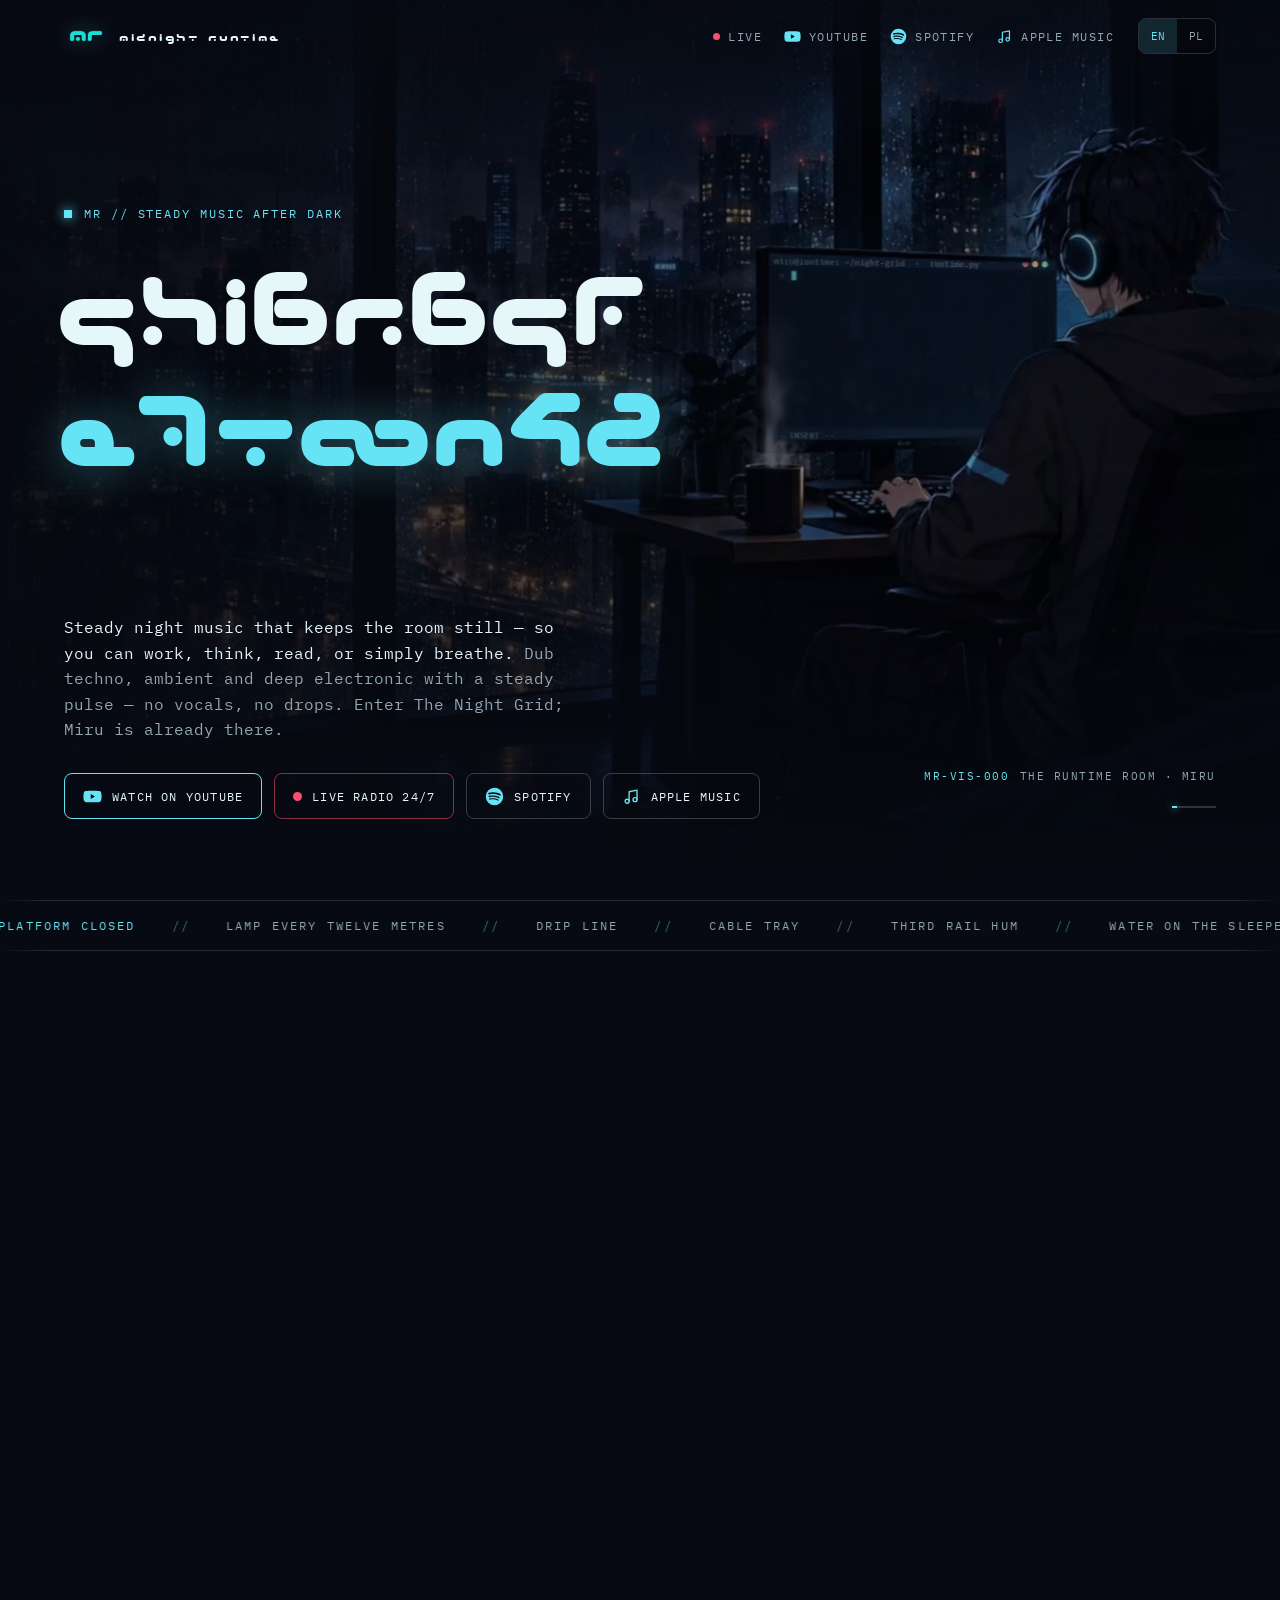
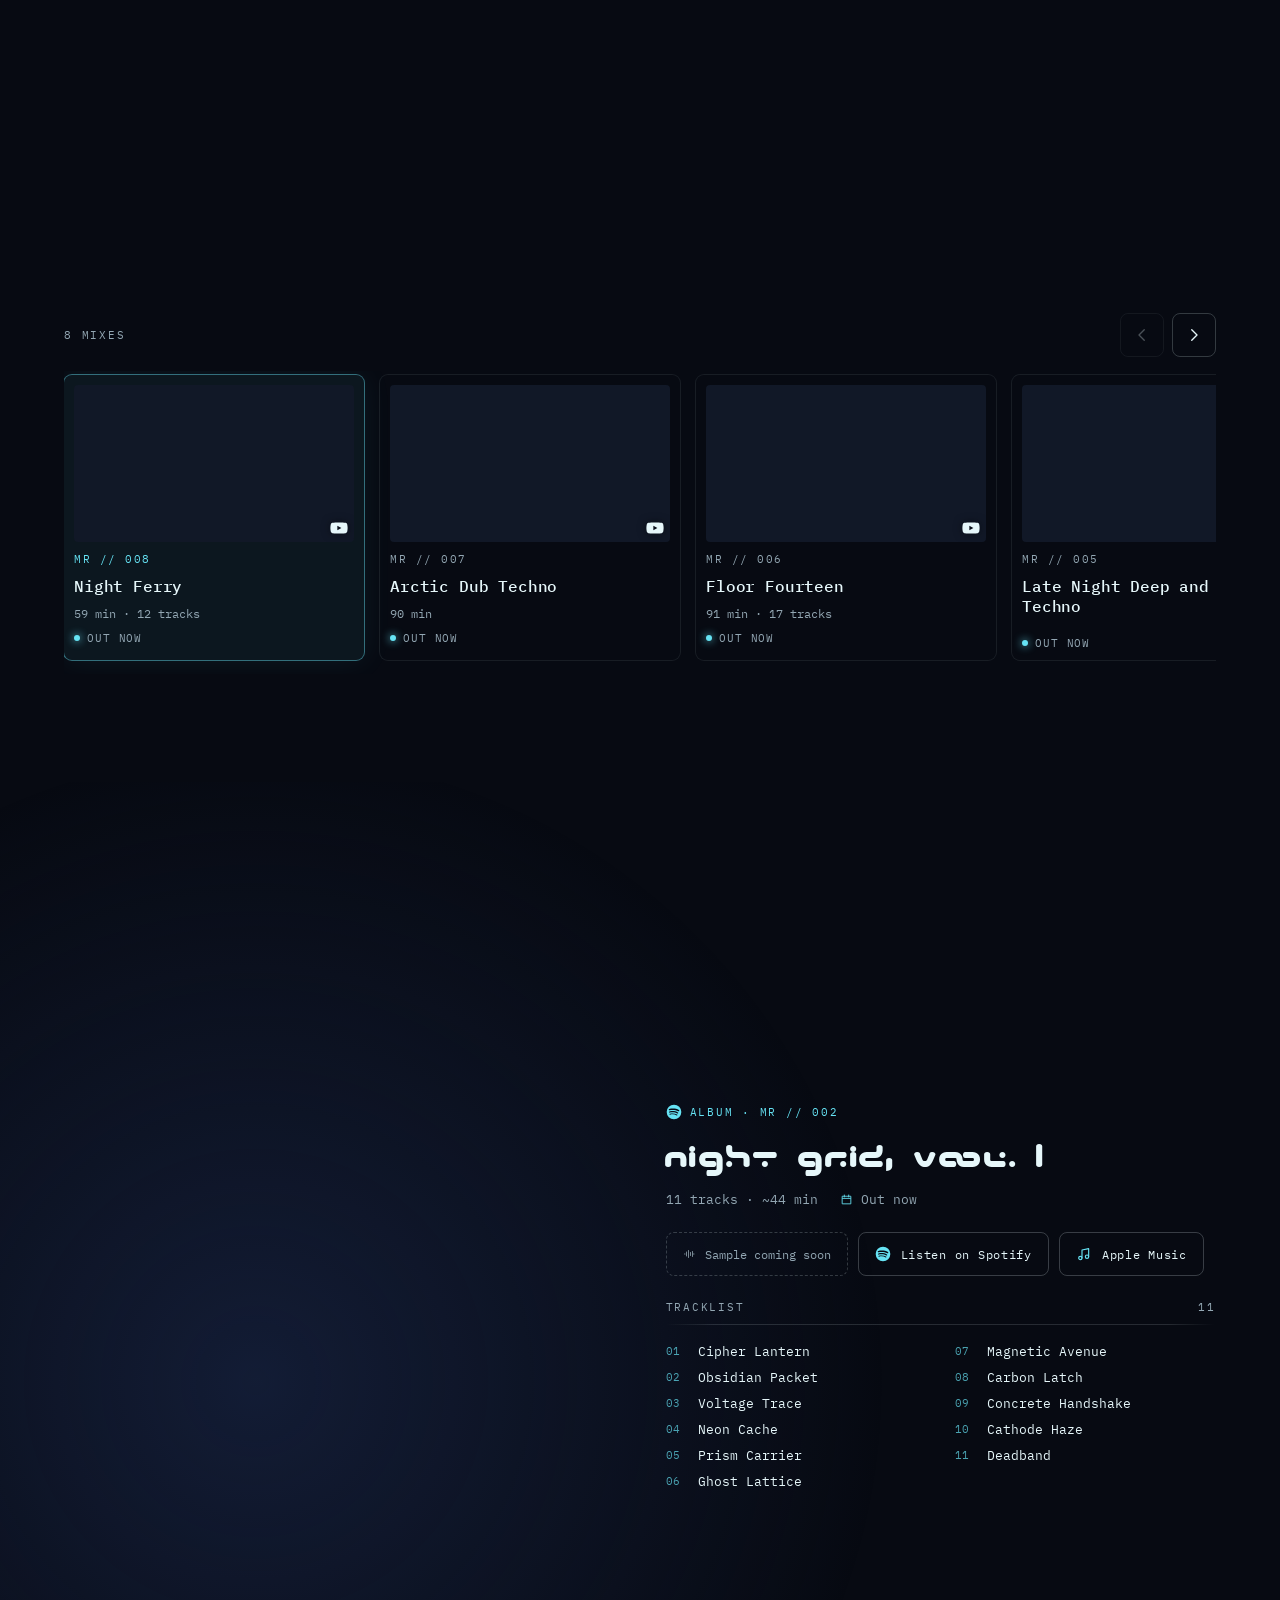
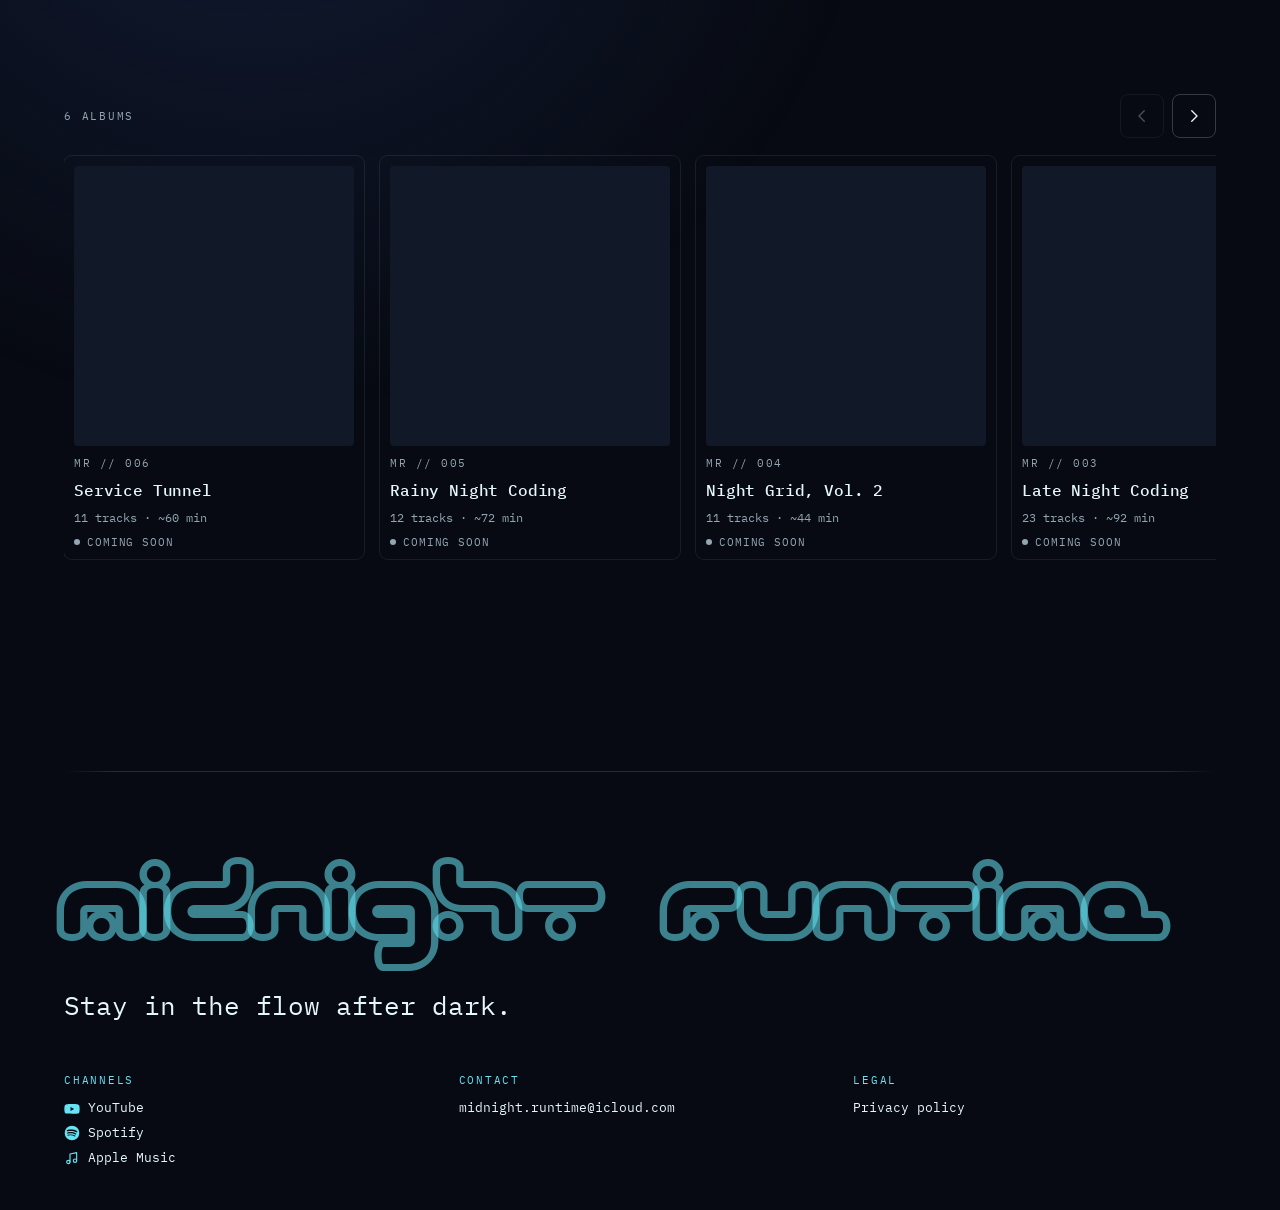
<file: index.html>
<!doctype html>
<html lang="en">
<head>
<meta charset="utf-8">
<meta name="viewport" content="width=device-width, initial-scale=1">
<title>Midnight Runtime — Stay in the flow after dark</title>
<meta name="description" content="Steady music after dark — dub techno, ambient and deep electronic for work, focus, reading and quiet hours. Long mixes on YouTube, albums on Spotify.">
<meta name="theme-color" content="#070A12">
<meta http-equiv="Content-Security-Policy" content="default-src 'self'; script-src 'self'; style-src 'self'; img-src 'self' data:; media-src 'self'; font-src 'self'; connect-src 'self'; frame-src https://www.youtube-nocookie.com; object-src 'none'; base-uri 'self'; form-action 'none'; upgrade-insecure-requests">
<meta name="referrer" content="strict-origin-when-cross-origin">
<link rel="canonical" href="https://midnightruntime.pl/">
<meta property="og:type" content="website">
<meta property="og:site_name" content="Midnight Runtime">
<meta property="og:title" content="Midnight Runtime — Stay in the flow after dark">
<meta property="og:description" content="Steady night music that keeps the room still — so you can work, think, read, or simply breathe.">
<meta property="og:url" content="https://midnightruntime.pl/">
<meta property="og:image" content="https://midnightruntime.pl/assets/img/og-image.jpg">
<meta property="og:image:width" content="1200">
<meta property="og:image:height" content="630">
<meta name="twitter:card" content="summary_large_image">
<meta name="twitter:title" content="Midnight Runtime">
<meta name="twitter:description" content="Stay in the flow after dark.">
<meta name="twitter:image" content="https://midnightruntime.pl/assets/img/og-image.jpg">
<link rel="icon" type="image/png" sizes="32x32" href="assets/icons/icon-32.png">
<link rel="apple-touch-icon" href="assets/icons/icon-180.png">
<link rel="manifest" href="manifest.webmanifest">
<link rel="preload" href="assets/fonts/Hybrid_b.woff2" as="font" type="font/woff2" crossorigin>
<link rel="stylesheet" href="assets/styles.css?v=20261012a">
<script src="assets/app.js?v=20261012a" defer></script>
</head>
<body>
<svg class="sr" width="0" height="0" aria-hidden="true">
  <symbol id="i-yt" viewBox="0 0 24 24"><path fill-rule="evenodd" d="M23 7.2a3 3 0 0 0-2.1-2.1C19 4.6 12 4.6 12 4.6s-7 0-8.9.5A3 3 0 0 0 1 7.2 31 31 0 0 0 .5 12 31 31 0 0 0 1 16.8a3 3 0 0 0 2.1 2.1c1.9.5 8.9.5 8.9.5s7 0 8.9-.5a3 3 0 0 0 2.1-2.1 31 31 0 0 0 .5-4.8 31 31 0 0 0-.5-4.8zM9.8 15.1V8.9l5.4 3.1z"/></symbol>
  <symbol id="i-sp" viewBox="0 0 24 24"><path fill-rule="evenodd" d="M12 1a11 11 0 1 0 0 22 11 11 0 0 0 0-22zm5 15.9a.7.7 0 0 1-1 .2c-2.7-1.6-6-2-10-1.1a.7.7 0 1 1-.3-1.4c4.3-1 8-.5 11 1.3.3.2.4.7.2 1zm1.3-3a.9.9 0 0 1-1.2.3c-3-1.9-7.7-2.4-11.3-1.3a.9.9 0 1 1-.5-1.7c4.1-1.2 9.2-.6 12.7 1.5.4.3.5.8.3 1.2zm.1-3.1C14.8 8.6 8.9 8.4 5.5 9.4a1 1 0 1 1-.6-2c3.9-1.2 10.4-1 14.5 1.5a1 1 0 0 1-1 1.9z"/></symbol>
  <symbol id="i-ap" viewBox="0 0 24 24"><path fill="none" stroke="currentColor" stroke-width="1.7" stroke-linecap="round" stroke-linejoin="round" d="M9 18V6l10-2v12"/><circle cx="6.5" cy="18" r="2.5" fill="none" stroke="currentColor" stroke-width="1.7"/><circle cx="16.5" cy="16" r="2.5" fill="none" stroke="currentColor" stroke-width="1.7"/></symbol>
  <symbol id="i-play" viewBox="0 0 24 24"><path d="M8 5v14l11-7z"/></symbol>
  <symbol id="i-pause" viewBox="0 0 24 24"><path d="M7 5h4v14H7zm6 0h4v14h-4z"/></symbol>
  <symbol id="i-cal" viewBox="0 0 24 24"><path fill="none" stroke="currentColor" stroke-width="1.6" d="M4 6h16v14H4zM4 10h16M8 3v5M16 3v5"/></symbol>
  <symbol id="i-wave" viewBox="0 0 24 24"><path fill="none" stroke="currentColor" stroke-width="1.6" stroke-linecap="round" d="M3 12h1M7 8v8M11 5v14M15 9v6M19 7v10M22 12h-1"/></symbol>
  <symbol id="i-prev" viewBox="0 0 24 24"><path fill="none" stroke="currentColor" stroke-width="1.8" stroke-linecap="round" stroke-linejoin="round" d="M15 5l-7 7 7 7"/></symbol>
  <symbol id="i-next" viewBox="0 0 24 24"><path fill="none" stroke="currentColor" stroke-width="1.8" stroke-linecap="round" stroke-linejoin="round" d="M9 5l7 7-7 7"/></symbol>
  <symbol id="i-x" viewBox="0 0 24 24"><path fill="none" stroke="currentColor" stroke-width="1.8" stroke-linecap="round" d="M6 6l12 12M18 6L6 18"/></symbol>
</svg>
<a class="skip" href="#mixes" data-i18n="skip">Skip to content</a>

<canvas id="grid" aria-hidden="true"></canvas>
<div id="glow" aria-hidden="true"></div>
<div id="ring" aria-hidden="true"></div>

<nav class="nav" id="nav" aria-label="Main">
  <a class="brand" href="#top" aria-label="Midnight Runtime"><img src="assets/img/logo-mr.png" alt="" width="44" height="44"><span>MIDNIGHT RUNTIME</span></a>
  <div class="spacer"></div>
  <div class="navlinks">
    <a class="nav-live" href="https://www.youtube.com/@Midnight.Runtime/live" target="_blank" rel="noopener"><span class="live-dot" aria-hidden="true"></span><span data-i18n="navLive">Live</span></a> <a href="#mixes"><svg class="ico"><use href="#i-yt"/></svg>YouTube</a>
    <a href="#albums" data-sp><svg class="ico"><use href="#i-sp"/></svg>Spotify</a>
    <a href="#albums" data-ap><svg class="ico"><use href="#i-ap"/></svg>Apple Music</a>
  </div>
  <div class="lang" role="group" aria-label="Language">
    <button type="button" data-lang="en" aria-pressed="true">EN</button>
    <button type="button" data-lang="pl" aria-pressed="false">PL</button>
  </div>
</nav>

<main id="top">
<section class="hero" aria-label="Midnight Runtime">
  <div class="hero-media" id="heroMedia"></div>
  <div class="shade-x"></div><div class="shade-b"></div><div class="shade-t"></div>
  <div class="hero-content" id="heroContent">
    <div class="kicker"><span class="sq"></span><span data-i18n="heroKicker">MR // Steady music after dark</span></div>
    <h1 aria-label="Midnight Runtime"><span id="tA" aria-hidden="true">MIDNIGHT</span><span id="tB" class="b" aria-hidden="true">RUNTIME</span></h1>
    <div class="term" id="term" aria-hidden="true"></div>
    <p class="lead"><span data-i18n="heroLead">Steady night music that keeps the room still — so you can work, think, read, or simply breathe.</span> <span class="mu" data-i18n="heroBody">Dub techno, ambient and deep electronic with a steady pulse — no vocals, no drops. Enter The Night Grid; Miru is already there.</span></p>
    <div class="ctas">
      <a class="btn pri" href="https://www.youtube.com/@Midnight.Runtime" target="_blank" rel="noopener"><svg class="ico"><use href="#i-yt"/></svg><span data-i18n="ctaYt">Watch on YouTube</span></a> <a class="btn live" href="https://www.youtube.com/@Midnight.Runtime/live" target="_blank" rel="noopener"><span class="live-dot" aria-hidden="true"></span><span data-i18n="ctaLive">Live radio 24/7</span></a>
      <a class="btn" href="#albums" data-sp><svg class="ico"><use href="#i-sp"/></svg>Spotify</a>
      <a class="btn" href="#albums" data-ap><svg class="ico"><use href="#i-ap"/></svg>Apple Music</a>
    </div>
  </div>
  <div class="scene">
    <div class="name"><span class="cy" id="sceneCode">MR-VIS-001</span><span id="sceneName">Operator workstation</span></div>
    <div class="bars" id="sceneBars"></div>
  </div>
</section>

<div class="marquee" aria-hidden="true"><div class="marquee-track" id="marquee"></div></div>

<section class="sec" id="mixes" aria-labelledby="mixesTitle">
  <div class="wrap">
    <div class="sec-kicker" data-reveal><span class="cy">01</span><span class="lbl"><svg class="ico"><use href="#i-yt"/></svg>YouTube</span></div>
    <div class="sec-head">
      <h2 id="mixesTitle" data-reveal data-i18n="mixesTitle">Long mixes for long sessions</h2>
      <a class="btn pri" data-reveal href="https://www.youtube.com/@Midnight.Runtime?sub_confirmation=1" target="_blank" rel="noopener"><svg class="ico"><use href="#i-yt"/></svg><span data-i18n="subscribe">Subscribe</span> · @Midnight.Runtime</a>
    </div>
    <div class="rule" data-reveal="line"></div>
    <div class="feature" data-reveal>
      <div class="player" id="player"></div>
      <div class="mix-meta"><span class="cy" id="mixCode"></span><span class="t" id="mixTitle"></span><a id="mixLink" href="https://www.youtube.com/@Midnight.Runtime/videos" target="_blank" rel="noopener"><svg class="ico"><use href="#i-yt"/></svg>youtube.com</a></div>
    </div>
    <div class="rail-head"><span class="mu" id="mixCount"></span><div class="rail-nav"><button type="button" class="rn" data-rail="mixRail" data-dir="-1" aria-label="Previous"><svg class="ico"><use href="#i-prev"/></svg></button><button type="button" class="rn" data-rail="mixRail" data-dir="1" aria-label="Next"><svg class="ico"><use href="#i-next"/></svg></button></div></div>
    <ul class="rail" id="mixRail" aria-label="Mixes"></ul>
  </div>
</section>

<section class="sec albums" id="albums" aria-labelledby="relTitle">
  <div class="wrap">
    <div class="sec-kicker" data-reveal><span class="cy">02</span><span class="lbl"><svg class="ico"><use href="#i-sp"/></svg><svg class="ico"><use href="#i-ap"/></svg><span data-i18n="relKicker">Spotify &amp; Apple Music</span></span></div>
    <h2 id="relTitle" data-reveal data-i18n="relTitle">Albums from the grid</h2>
    <div class="rule" data-reveal="line"></div>
    <div class="alb-grid">
      <div class="cover-wrap" data-reveal><div class="cover" id="cover"><div class="shine" id="shine"></div></div></div>
      <div class="alb-side">
        <div>
          <div class="alb-kind"><svg class="ico"><use href="#i-sp"/></svg><span id="albKind"></span></div>
          <h3 class="alb-title" id="albTitle"></h3>
          <div class="alb-meta"><span id="albMeta"></span><span class="when"><svg class="ico"><use href="#i-cal"/></svg><span id="albWhen"></span></span><span class="cy" id="albDays"></span></div>
        </div>
        <div class="alb-actions" id="albActions"></div>
        <div>
          <div class="tl-head"><span data-i18n="tracklist">Tracklist</span><span id="albCount"></span></div>
          <div class="tl-line"></div>
          <ol class="tracklist" id="albTracks"></ol>
        </div>
      </div>
    </div>
    <div class="rail-head"><span class="mu" id="albCountAll"></span><div class="rail-nav"><button type="button" class="rn" data-rail="albRail" data-dir="-1" aria-label="Previous"><svg class="ico"><use href="#i-prev"/></svg></button><button type="button" class="rn" data-rail="albRail" data-dir="1" aria-label="Next"><svg class="ico"><use href="#i-next"/></svg></button></div></div>
    <ul class="rail" id="albRail" aria-label="Albums"></ul>
  </div>
</section>

<footer class="foot">
  <div class="top"></div>
  <div class="foot-word" id="footWord" aria-hidden="true">MIDNIGHT RUNTIME</div>
  <p class="tag">Stay in the flow after dark.</p>
  <div class="foot-cols">
    <div>
      <span class="h" data-i18n="channels">Channels</span>
      <a href="https://www.youtube.com/@Midnight.Runtime" target="_blank" rel="noopener"><svg class="ico"><use href="#i-yt"/></svg>YouTube</a>
      <span id="footSpotify" class="soon"><svg class="ico"><use href="#i-sp"/></svg><span>Spotify — <span data-i18n="soon">soon</span></span></span>
      <span id="footApple" hidden></span>
    </div>
    <div>
      <span class="h" data-i18n="contact">Contact</span>
      <a href="mailto:midnight.runtime@icloud.com">midnight.runtime@icloud.com</a>
    </div>
    <div>
      <span class="h" data-i18n="legal">Legal</span>
      <a href="privacy.html" data-i18n="privacy">Privacy policy</a>
    </div>
  </div>
  <p class="fine" data-i18n="disclosure">How it&#39;s made: MIX 001–008 were made with generative music tools, then hand-picked, sequenced and mastered. From MIX 009 on, new mixes are made in our own studio with no generative music models — every sound comes from real producers, then cut, layered, arranged and mixed.</p>
  <p class="copy">© 2026 Midnight Runtime</p>
</footer>
</main>

<div class="mini" id="mini" role="region" aria-label="Now playing" hidden>
  <img id="miniCover" src="assets/covers/focus-protocol.jpg" alt="">
  <button type="button" class="pp" id="miniPP" aria-label="Play / pause"><svg class="ico"><use href="#i-pause"/></svg></button>
  <div class="mid"><div class="row"><span id="miniTitle"></span><span class="mu" id="miniTime">0:00</span></div><div class="bar"><div class="prog" id="miniProg"></div></div></div>
  <canvas id="viz" width="120" height="56" aria-hidden="true"></canvas>
  <button type="button" class="x" id="miniX" aria-label="Close"><svg class="ico"><use href="#i-x"/></svg></button>
</div>
</body>
</html>
</file>
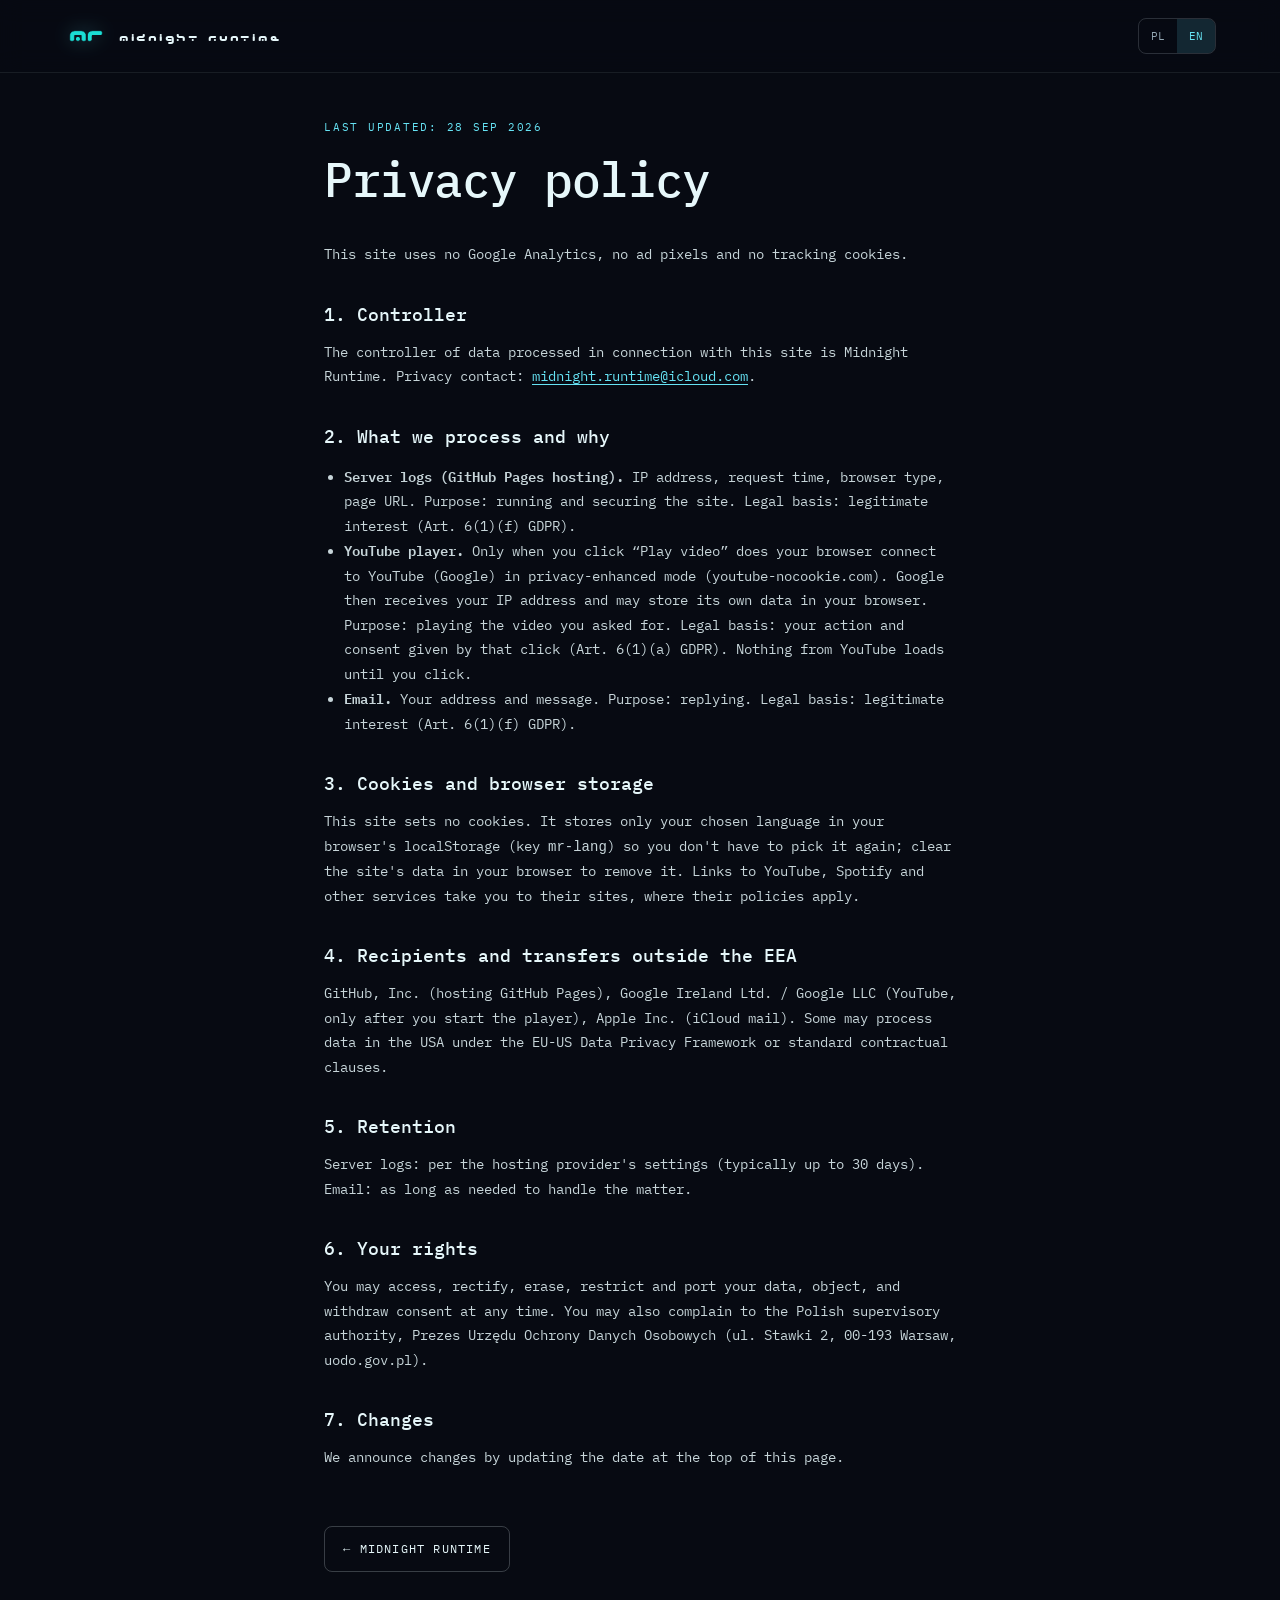
<file: privacy.html>
<!doctype html>
<html lang="pl">
<head>
<meta charset="utf-8">
<meta name="viewport" content="width=device-width, initial-scale=1">
<title>Polityka prywatności / Privacy policy — Midnight Runtime</title>
<meta name="description" content="Polityka prywatności strony Midnight Runtime.">
<meta name="theme-color" content="#070A12">
<link rel="icon" type="image/png" sizes="32x32" href="assets/icons/icon-32.png">
<link rel="stylesheet" href="assets/styles.css">
<script src="assets/legal.js" defer></script>
</head>
<body>
<nav class="nav on" aria-label="Main">
  <a class="brand" href="./" aria-label="Midnight Runtime"><img src="assets/img/logo-mr.png" alt="" width="44" height="44"><span>MIDNIGHT RUNTIME</span></a>
  <div class="spacer"></div>
  <div class="lang" role="group" aria-label="Language">
    <button type="button" data-lang="pl" aria-pressed="true">PL</button>
    <button type="button" data-lang="en" aria-pressed="false">EN</button>
  </div>
</nav>
<main class="legal">
<div data-lang-block="pl">
  <div class="upd">Ostatnia aktualizacja: 28.09.2026</div>
  <h1>Polityka prywatności</h1>
  <p>Ta strona nie używa Google Analytics, pikseli reklamowych ani plików cookie do śledzenia.</p>
  <h2>1. Administrator</h2>
  <p>Administratorem danych przetwarzanych w związku z tą stroną jest Midnight Runtime. Kontakt w sprawach danych osobowych: <a href="mailto:midnight.runtime@icloud.com">midnight.runtime@icloud.com</a>.</p>
  <h2>2. Jakie dane przetwarzamy i po co</h2>
  <ul>
    <li><strong>Logi serwera (hosting GitHub Pages).</strong> Adres IP, data i godzina żądania, typ przeglądarki, adres strony. Cel: działanie i bezpieczeństwo strony. Podstawa: prawnie uzasadniony interes (art. 6 ust. 1 lit. f RODO).</li>
    <li><strong>Odtwarzacz YouTube.</strong> Dopiero gdy klikniesz „Odtwórz film”, przeglądarka łączy się z YouTube (Google) w trybie rozszerzonej prywatności (youtube-nocookie.com). Google otrzymuje wtedy m.in. Twój adres IP i może zapisać własne dane w przeglądarce. Cel: odtworzenie filmu, o które prosisz. Podstawa: Twoje działanie i zgoda wyrażona kliknięciem (art. 6 ust. 1 lit. a RODO). Bez kliknięcia nic z YouTube się nie ładuje.</li>
    <li><strong>E-mail.</strong> Adres i treść wiadomości. Cel: odpowiedź. Podstawa: prawnie uzasadniony interes (art. 6 ust. 1 lit. f RODO).</li>
  </ul>
  <h2 id="cookies">3. Pliki cookie i pamięć przeglądarki</h2>
  <p>Strona nie zapisuje plików cookie. W pamięci przeglądarki (localStorage) zapisujemy tylko wybrany język strony (klucz <code>mr-lang</code>), żeby nie wybierać go za każdym razem. Możesz go usunąć, czyszcząc dane strony w przeglądarce. Linki do YouTube, Spotify i innych serwisów prowadzą na ich strony, gdzie obowiązują ich zasady.</p>
  <h2>4. Odbiorcy i przekazywanie poza EOG</h2>
  <p>GitHub, Inc. (hosting GitHub Pages), Google Ireland Ltd. / Google LLC (YouTube, tylko po kliknięciu odtwarzacza), Apple Inc. (poczta iCloud). Część odbiorców może przetwarzać dane w USA na podstawie EU-US Data Privacy Framework lub standardowych klauzul umownych.</p>
  <h2>5. Okres przechowywania</h2>
  <p>Logi serwera: zgodnie z ustawieniami dostawcy hostingu (zwykle do 30 dni). Korespondencja: przez czas potrzebny do obsługi sprawy.</p>
  <h2>6. Twoje prawa</h2>
  <p>Masz prawo dostępu do danych, ich sprostowania, usunięcia, ograniczenia przetwarzania, przenoszenia, sprzeciwu oraz wycofania zgody w dowolnym momencie. Możesz też złożyć skargę do Prezesa Urzędu Ochrony Danych Osobowych (ul. Stawki 2, 00-193 Warszawa, uodo.gov.pl).</p>
  <h2>7. Zmiany</h2>
  <p>O zmianach informujemy, aktualizując datę na górze strony.</p>
</div>
<div data-lang-block="en">
  <div class="upd">Last updated: 28 Sep 2026</div>
  <h1>Privacy policy</h1>
  <p>This site uses no Google Analytics, no ad pixels and no tracking cookies.</p>
  <h2>1. Controller</h2>
  <p>The controller of data processed in connection with this site is Midnight Runtime. Privacy contact: <a href="mailto:midnight.runtime@icloud.com">midnight.runtime@icloud.com</a>.</p>
  <h2>2. What we process and why</h2>
  <ul>
    <li><strong>Server logs (GitHub Pages hosting).</strong> IP address, request time, browser type, page URL. Purpose: running and securing the site. Legal basis: legitimate interest (Art. 6(1)(f) GDPR).</li>
    <li><strong>YouTube player.</strong> Only when you click “Play video” does your browser connect to YouTube (Google) in privacy-enhanced mode (youtube-nocookie.com). Google then receives your IP address and may store its own data in your browser. Purpose: playing the video you asked for. Legal basis: your action and consent given by that click (Art. 6(1)(a) GDPR). Nothing from YouTube loads until you click.</li>
    <li><strong>Email.</strong> Your address and message. Purpose: replying. Legal basis: legitimate interest (Art. 6(1)(f) GDPR).</li>
  </ul>
  <h2>3. Cookies and browser storage</h2>
  <p>This site sets no cookies. It stores only your chosen language in your browser's localStorage (key <code>mr-lang</code>) so you don't have to pick it again; clear the site's data in your browser to remove it. Links to YouTube, Spotify and other services take you to their sites, where their policies apply.</p>
  <h2>4. Recipients and transfers outside the EEA</h2>
  <p>GitHub, Inc. (hosting GitHub Pages), Google Ireland Ltd. / Google LLC (YouTube, only after you start the player), Apple Inc. (iCloud mail). Some may process data in the USA under the EU-US Data Privacy Framework or standard contractual clauses.</p>
  <h2>5. Retention</h2>
  <p>Server logs: per the hosting provider's settings (typically up to 30 days). Email: as long as needed to handle the matter.</p>
  <h2>6. Your rights</h2>
  <p>You may access, rectify, erase, restrict and port your data, object, and withdraw consent at any time. You may also complain to the Polish supervisory authority, Prezes Urzędu Ochrony Danych Osobowych (ul. Stawki 2, 00-193 Warsaw, uodo.gov.pl).</p>
  <h2>7. Changes</h2>
  <p>We announce changes by updating the date at the top of this page.</p>
</div>
<p class="back"><a class="btn" href="./">← Midnight Runtime</a></p>
</main>
</body>
</html>
</file>
<file: assets/styles.css>
/* Midnight Runtime — landing page styles */
@font-face{font-family:'Hybrid';src:url('fonts/Hybrid_b.woff2') format('woff2');font-display:swap}
@font-face{font-family:'Hybrid Outline';src:url('fonts/hybrid_o.woff2') format('woff2');font-display:swap}
@font-face{font-family:'IBM Plex Mono';font-weight:400;font-display:swap;src:url('fonts/plex-400-latin.woff2') format('woff2');unicode-range:U+0000-00FF,U+0131,U+0152-0153,U+02BB-02BC,U+02C6,U+02DA,U+02DC,U+2000-206F,U+20AC,U+2122,U+2191,U+2193,U+2212,U+2215,U+FEFF,U+FFFD}
@font-face{font-family:'IBM Plex Mono';font-weight:400;font-display:swap;src:url('fonts/plex-400-latin-ext.woff2') format('woff2');unicode-range:U+0100-02AF,U+0304,U+0308,U+0329,U+1E00-1E9F,U+1EF2-1EFF,U+2020,U+20A0-20AB,U+20AD-20C0,U+2113,U+2C60-2C7F,U+A720-A7FF}
@font-face{font-family:'IBM Plex Mono';font-weight:500;font-display:swap;src:url('fonts/plex-500-latin.woff2') format('woff2');unicode-range:U+0000-00FF,U+0131,U+0152-0153,U+02BB-02BC,U+02C6,U+02DA,U+02DC,U+2000-206F,U+20AC,U+2122,U+2191,U+2193,U+2212,U+2215,U+FEFF,U+FFFD}
@font-face{font-family:'IBM Plex Mono';font-weight:500;font-display:swap;src:url('fonts/plex-500-latin-ext.woff2') format('woff2');unicode-range:U+0100-02AF,U+0304,U+0308,U+0329,U+1E00-1E9F,U+1EF2-1EFF,U+2020,U+20A0-20AB,U+20AD-20C0,U+2113,U+2C60-2C7F,U+A720-A7FF}
@font-face{font-family:'IBM Plex Mono';font-weight:600;font-display:swap;src:url('fonts/plex-600-latin.woff2') format('woff2');unicode-range:U+0000-00FF,U+0131,U+0152-0153,U+02BB-02BC,U+02C6,U+02DA,U+02DC,U+2000-206F,U+20AC,U+2122,U+2191,U+2193,U+2212,U+2215,U+FEFF,U+FFFD}
@font-face{font-family:'IBM Plex Mono';font-weight:600;font-display:swap;src:url('fonts/plex-600-latin-ext.woff2') format('woff2');unicode-range:U+0100-02AF,U+0304,U+0308,U+0329,U+1E00-1E9F,U+1EF2-1EFF,U+2020,U+20A0-20AB,U+20AD-20C0,U+2113,U+2C60-2C7F,U+A720-A7FF}

:root{--void:#070A12;--cyan:#66E3F4;--frost:#E6F7FA;--muted:#93A7B3;--panel:#111827;--violet:#7C4DFF;--red:#FF4D6D;
  --pad:clamp(20px,5vw,72px);--line:linear-gradient(to right,transparent,rgba(230,247,250,.14) 48px,rgba(230,247,250,.14) calc(100% - 48px),transparent)}
*{box-sizing:border-box}
html{scroll-behavior:smooth;background:var(--void)}
body{margin:0;background:var(--void);color:var(--frost);font-family:'IBM Plex Mono',ui-monospace,monospace;-webkit-font-smoothing:antialiased;overflow-x:hidden}
a{color:var(--cyan);text-decoration:none}
a:hover{color:var(--frost)}
::selection{background:rgba(102,227,244,.3)}
:focus-visible{outline:2px solid var(--cyan);outline-offset:2px}
button{font:inherit;color:inherit}
.ico{width:1em;height:1em;flex:none;display:inline-block;vertical-align:middle;fill:currentColor}
.cy{color:var(--cyan)}
.mu{color:var(--muted)}
.sr{position:absolute;width:1px;height:1px;overflow:hidden;clip:rect(0 0 0 0);white-space:nowrap}
.skip{position:fixed;left:12px;top:-60px;z-index:100;background:var(--cyan);color:var(--void);padding:10px 14px;border-radius:8px}
.skip:focus{top:12px;color:var(--void)}

/* ambient layers */
#grid{position:fixed;inset:0;z-index:1;pointer-events:none}
#glow{position:fixed;left:-320px;top:-320px;width:640px;height:640px;border-radius:50%;background:radial-gradient(circle,rgba(102,227,244,.16) 0%,rgba(102,227,244,.05) 35%,transparent 65%);z-index:2;pointer-events:none;will-change:transform}
#ring{position:fixed;left:-18px;top:-18px;width:36px;height:36px;border-radius:50%;border:1px solid rgba(102,227,244,.7);z-index:80;pointer-events:none;will-change:transform;transition:width .25s,height .25s,left .25s,top .25s,background .25s,opacity .3s;opacity:0}
#ring.hot{width:56px;height:56px;left:-28px;top:-28px;background:rgba(102,227,244,.1)}

/* nav */
.nav{position:fixed;top:0;left:0;right:0;z-index:40;display:flex;align-items:center;gap:24px;padding:14px var(--pad);transition:background .4s,box-shadow .4s,backdrop-filter .4s}
.nav.on{background:rgba(7,10,18,.78);backdrop-filter:blur(12px);-webkit-backdrop-filter:blur(12px);box-shadow:0 1px 0 rgba(230,247,250,.08)}
.brand{display:flex;align-items:center;gap:12px;color:var(--frost)}
.brand img{width:44px;height:44px;object-fit:cover;mix-blend-mode:lighten;filter:drop-shadow(0 0 10px rgba(102,227,244,.35))}
.brand span{font-family:'Hybrid','IBM Plex Mono',sans-serif;font-size:15px;letter-spacing:.18em}
.nav .spacer{flex:1}
.navlinks{display:flex;align-items:center;gap:22px;font-size:12px;letter-spacing:.12em;text-transform:uppercase}
.navlinks a{display:inline-flex;align-items:center;gap:8px;color:var(--muted)}
.navlinks a:hover{color:var(--cyan)}
.navlinks .ico{font-size:17px;color:var(--cyan)}
.lang{display:flex;border:1px solid rgba(230,247,250,.16);border-radius:8px;overflow:hidden;font-size:11px;letter-spacing:.1em}
.lang button{background:transparent;color:var(--muted);border:0;padding:0 12px;min-height:34px;cursor:pointer}
.lang button[aria-pressed="true"]{background:rgba(102,227,244,.14);color:var(--cyan)}
@media (max-width:819px){.navlinks{display:none}}
@media (max-width:479px){.brand span{display:none}}

/* hero */
.hero{position:relative;display:flex;flex-direction:column;min-height:max(100vh,640px);overflow:hidden;background:var(--void)}
.hero-media{position:absolute;inset:0;will-change:transform}
.hero-media video,.hero-media img{position:absolute;inset:0;width:100%;height:100%;object-fit:cover;opacity:0;transition:opacity 1.8s ease;filter:saturate(.9) brightness(.85)}
.hero-media .on{opacity:1}
.shade-x{position:absolute;inset:0;background:linear-gradient(90deg,rgba(7,10,18,.94) 0%,rgba(7,10,18,.7) 38%,rgba(7,10,18,.15) 75%,rgba(7,10,18,.35) 100%)}
.shade-b{position:absolute;left:0;right:0;bottom:0;height:40%;background:linear-gradient(to top,var(--void) 0%,rgba(7,10,18,0) 100%)}
.shade-t{position:absolute;left:0;right:0;top:0;height:160px;background:linear-gradient(to bottom,rgba(7,10,18,.8),rgba(7,10,18,0))}
.hero-content{position:relative;z-index:3;flex:1;display:flex;flex-direction:column;justify-content:flex-end;padding:104px var(--pad) clamp(56px,9vh,110px);max-width:1100px;will-change:transform,opacity}
.kicker{display:flex;align-items:center;gap:12px;font-size:12px;letter-spacing:.16em;text-transform:uppercase;color:var(--cyan);margin-bottom:22px}
.kicker .sq{width:8px;height:8px;background:var(--cyan);box-shadow:0 0 12px var(--cyan)}
.hero h1{font-family:'Hybrid','IBM Plex Mono',sans-serif;font-weight:400;font-size:clamp(50px,10.5vw,164px);line-height:.9;letter-spacing:.01em;margin:0;color:var(--frost)}
.hero h1 span{display:block;white-space:nowrap}
.hero h1 .b{color:var(--cyan);text-shadow:0 0 48px rgba(102,227,244,.35)}
.term{margin-top:28px;min-height:84px;font-size:13px;line-height:1.75;color:var(--muted)}
.term .p{color:var(--cyan)}
.term .last{color:var(--frost)}
.term .cur{color:var(--cyan)}
.lead{margin:18px 0 0;max-width:52ch;font-size:clamp(15px,1.25vw,18px);line-height:1.6;color:var(--frost);text-wrap:pretty}
.lead .mu{color:var(--muted)}
.ctas{display:flex;flex-wrap:wrap;gap:12px;margin-top:30px}
.btn{display:inline-flex;align-items:center;gap:10px;min-height:46px;padding:0 18px;border:1px solid rgba(230,247,250,.22);border-radius:8px;background:transparent;color:var(--frost);font-size:12px;letter-spacing:.1em;text-transform:uppercase;cursor:pointer;transition:background .2s,box-shadow .2s,border-color .2s}
.btn .ico{font-size:19px;color:var(--cyan)}
.btn:hover{border-color:var(--cyan);background:rgba(102,227,244,.08);color:var(--frost)}
.btn.pri{border-color:var(--cyan)}
.btn.pri:hover{background:rgba(102,227,244,.12);box-shadow:0 0 28px rgba(102,227,244,.3)}
.btn.glass{background:rgba(7,10,18,.6);backdrop-filter:blur(6px);-webkit-backdrop-filter:blur(6px)}
.btn.small{min-height:44px;padding:0 16px;letter-spacing:.06em;text-transform:none}
.btn.small .ico{font-size:16px}
.btn[aria-disabled="true"]{color:var(--muted);border-color:rgba(230,247,250,.16);opacity:.8;cursor:default;background:transparent;box-shadow:none}
.btn[aria-disabled="true"] .ico{color:var(--muted)}
.scene{position:absolute;z-index:3;right:var(--pad);bottom:clamp(56px,9vh,110px);display:flex;flex-direction:column;align-items:flex-end;gap:12px;font-size:11px;letter-spacing:.14em;text-transform:uppercase}
.scene .name{display:flex;gap:10px;color:var(--muted)}
.bars{display:flex;gap:6px}
.bars button{position:relative;width:44px;height:24px;background:transparent;border:0;padding:0;cursor:pointer}
.bars button::before{content:'';position:absolute;left:0;right:0;top:11px;height:2px;background:rgba(230,247,250,.18)}
.bars .fill{position:absolute;left:0;top:11px;height:2px;width:0;background:var(--cyan);box-shadow:0 0 8px var(--cyan)}
@media (max-width:819px){.scene{top:84px;bottom:auto}}

/* marquee */
.marquee{position:relative;z-index:3;overflow:hidden;padding:18px 0;background:var(--line) top/100% 1px no-repeat,var(--line) bottom/100% 1px no-repeat}
.marquee-track{display:flex;width:max-content;will-change:transform;font-size:12px;letter-spacing:.18em;text-transform:uppercase;color:var(--muted);white-space:nowrap}
.marquee-track span{display:inline-flex;align-items:center;gap:18px;padding-right:18px}
.marquee-track .hl{color:var(--cyan)}
.marquee-track .sep{color:rgba(102,227,244,.5)}

/* sections */
.sec{position:relative;z-index:3;padding:clamp(80px,12vh,140px) var(--pad)}
.sec .wrap{max-width:1400px}
.sec-kicker{display:flex;gap:16px;font-size:12px;letter-spacing:.16em;text-transform:uppercase}
.sec-kicker .lbl{display:inline-flex;align-items:center;gap:8px;color:var(--muted)}
.sec-kicker .ico{font-size:18px;color:var(--cyan)}
.sec h2{font-family:'IBM Plex Mono',monospace;font-weight:500;font-size:clamp(30px,4.6vw,62px);line-height:1.04;letter-spacing:-.035em;margin:14px 0 0;max-width:16ch;text-wrap:balance;color:var(--frost)}
.sec-head{display:flex;flex-wrap:wrap;align-items:flex-end;justify-content:space-between;gap:24px;margin-top:14px}
.sec-head h2{margin:0}
.rule{height:1px;margin:36px 0 40px;background:var(--line);transform-origin:left}

/* mixes */
.mix-grid{display:grid;grid-template-columns:repeat(auto-fit,minmax(min(100%,420px),1fr));gap:28px;align-items:start}
.player{position:relative;aspect-ratio:16/9;border-radius:8px;overflow:hidden;background:var(--panel);box-shadow:0 0 0 1px rgba(102,227,244,.28),0 30px 80px rgba(0,0,0,.6),0 0 80px rgba(102,227,244,.08)}
.player img,.player iframe{position:absolute;inset:0;width:100%;height:100%;object-fit:cover;border:0}
.player .fade{position:absolute;inset:0;background:linear-gradient(to top,rgba(7,10,18,.9),rgba(7,10,18,.1) 60%)}
.player .ctrl{position:absolute;left:20px;right:20px;bottom:18px;display:flex;flex-wrap:wrap;align-items:center;gap:14px}
.player .note{font-size:11px;line-height:1.5;color:var(--muted);max-width:34ch}
.mix-meta{display:flex;flex-wrap:wrap;align-items:center;gap:8px 18px;margin-top:16px;font-size:12px;color:var(--muted)}
.mix-meta .t{flex:1;min-width:200px}
.mix-meta a{display:inline-flex;align-items:center;gap:6px}
.mix-list{display:flex;flex-direction:column;gap:10px;min-width:0;list-style:none;margin:0;padding:0}
.mix-item{width:100%;display:grid;grid-template-columns:120px minmax(0,1fr) auto;align-items:center;gap:16px;padding:14px;border:0;border-radius:8px;background:transparent;box-shadow:0 0 0 1px rgba(230,247,250,.08);text-align:left;cursor:pointer;transition:background .25s,box-shadow .25s}
.mix-item:hover{background:rgba(102,227,244,.07)}
.mix-item[aria-current="true"]{background:rgba(102,227,244,.06);box-shadow:0 0 0 1px rgba(102,227,244,.45),0 0 30px rgba(102,227,244,.08)}
.mix-item .th{position:relative;aspect-ratio:16/9;border-radius:4px;overflow:hidden;background:var(--panel)}
.mix-item .th img{width:100%;height:100%;object-fit:cover;opacity:.6;transition:opacity .3s}
.mix-item[aria-current="true"] .th img{opacity:1}
.mix-item .th .ico{position:absolute;right:5px;bottom:4px;font-size:16px;color:var(--frost);filter:drop-shadow(0 0 4px rgba(7,10,18,.9))}
.mix-item .info{display:flex;flex-direction:column;gap:4px;min-width:0}
.mix-item .code{font-size:11px;letter-spacing:.14em;color:var(--muted)}
.mix-item[aria-current="true"] .code{color:var(--cyan)}
.mix-item .nm{font-size:17px;font-weight:500;letter-spacing:-.01em}
.mix-item .mt{font-size:12px;color:var(--muted)}
.mix-item .st{display:flex;align-items:center;gap:7px;font-size:11px;letter-spacing:.08em;text-transform:uppercase;color:var(--muted);white-space:nowrap}
.dot{width:6px;height:6px;border-radius:50%;background:var(--cyan);box-shadow:0 0 8px var(--cyan)}
.dot.red{background:var(--red);box-shadow:0 0 8px var(--red)}
@media (max-width:520px){.mix-item{grid-template-columns:96px minmax(0,1fr)}.mix-item .st{grid-column:2}}

/* albums */
.albums{padding-top:clamp(60px,10vh,120px);background:radial-gradient(ellipse 70% 60% at 20% 40%,rgba(22,33,62,.8),rgba(7,10,18,0) 70%)}
.alb-grid{display:grid;grid-template-columns:repeat(auto-fit,minmax(min(100%,380px),1fr));gap:clamp(28px,4vw,64px);align-items:start}
.cover-wrap{perspective:1200px;min-width:0}
.cover{position:relative;aspect-ratio:1;max-width:560px;border-radius:8px;overflow:hidden;transform-style:preserve-3d;transition:transform .5s cubic-bezier(.2,.7,.2,1);box-shadow:0 0 0 1px rgba(102,227,244,.25),0 40px 90px rgba(0,0,0,.65),0 0 120px rgba(102,227,244,.1)}
.cover img{position:absolute;inset:0;width:100%;height:100%;object-fit:cover;opacity:0;transform:scale(1.08);transition:opacity .8s ease,transform 1.2s cubic-bezier(.2,.7,.2,1)}
.cover img.on{opacity:1;transform:scale(1)}
.cover .shine{position:absolute;inset:0;mix-blend-mode:screen;opacity:0;transition:opacity .3s;pointer-events:none}
.alb-side{display:flex;flex-direction:column;gap:24px;min-width:0}
.alb-thumbs{display:grid;grid-template-columns:repeat(4,minmax(0,1fr));gap:10px}
.alb-thumbs button{display:flex;flex-direction:column;gap:8px;padding:0;border:0;background:transparent;text-align:left;cursor:pointer}
.alb-thumbs .sq{display:block;aspect-ratio:1;border-radius:4px;overflow:hidden;box-shadow:0 0 0 1px rgba(230,247,250,.1);transition:box-shadow .3s}
.alb-thumbs img{width:100%;height:100%;object-fit:cover;opacity:.55;transition:opacity .3s,transform .4s}
.alb-thumbs button:hover img{opacity:1;transform:scale(1.05)}
.alb-thumbs .c{font-size:10px;letter-spacing:.14em;color:var(--muted)}
.alb-thumbs button[aria-pressed="true"] .sq{box-shadow:0 0 0 1px var(--cyan),0 0 24px rgba(102,227,244,.3)}
.alb-thumbs button[aria-pressed="true"] img{opacity:1}
.alb-thumbs button[aria-pressed="true"] .c{color:var(--cyan)}
.alb-kind{display:flex;align-items:center;gap:8px;font-size:11px;letter-spacing:.16em;text-transform:uppercase;color:var(--cyan)}
.alb-kind .ico{font-size:16px}
.alb-title{font-family:'Hybrid','IBM Plex Mono',sans-serif;font-weight:400;font-size:clamp(28px,3.4vw,46px);line-height:1;letter-spacing:.02em;margin:12px 0 0;color:var(--frost)}
.alb-meta{display:flex;flex-wrap:wrap;gap:10px 22px;margin-top:16px;font-size:13px;color:var(--muted)}
.alb-meta .when{display:inline-flex;align-items:center;gap:8px}
.alb-meta .when .ico{color:var(--cyan)}
.alb-actions{display:flex;flex-wrap:wrap;gap:10px}
.btn.sample{border-color:rgba(102,227,244,.45)}
.btn.sample.on{border-color:var(--cyan);background:rgba(102,227,244,.1)}
.nosample{display:inline-flex;align-items:center;gap:10px;min-height:44px;padding:0 16px;border:1px dashed rgba(230,247,250,.2);border-radius:8px;color:var(--muted);font-size:12px}
.tl-head{display:flex;justify-content:space-between;font-size:11px;letter-spacing:.16em;text-transform:uppercase;color:var(--muted);padding-bottom:10px}
.tl-line{height:1px;background:var(--line)}
.tracklist{list-style:none;margin:14px 0 0;padding:0;columns:2 200px;column-gap:28px;font-size:13px;line-height:2}
.tracklist li{display:flex;gap:12px;break-inside:avoid}
.tracklist .n{color:rgba(102,227,244,.7);font-size:11px;min-width:20px;padding-top:1px}

/* footer */
.foot{position:relative;z-index:3;padding:clamp(60px,10vh,120px) var(--pad) 40px;overflow:hidden}
.foot .top{height:1px;margin-bottom:56px;background:var(--line)}
.foot-word{font-family:'Hybrid Outline','Hybrid',sans-serif;font-size:clamp(46px,11.5vw,200px);line-height:.9;color:rgba(102,227,244,.55);white-space:nowrap;letter-spacing:.01em;will-change:transform}
.foot .tag{font-size:clamp(18px,2vw,26px);margin:28px 0 0}
.foot-cols{display:grid;grid-template-columns:repeat(auto-fit,minmax(min(100%,240px),1fr));gap:32px;margin-top:48px;font-size:13px;line-height:1.9;color:var(--muted)}
.foot-cols div{display:flex;flex-direction:column;align-items:flex-start}
.foot-cols .h{font-size:11px;letter-spacing:.16em;text-transform:uppercase;color:var(--cyan);margin-bottom:6px}
.foot-cols a{display:inline-flex;align-items:center;gap:8px;color:var(--frost)}
.foot-cols a:hover{color:var(--cyan)}
.foot-cols .ico{font-size:16px;color:var(--cyan)}
.foot-cols .soon{display:inline-flex;align-items:center;gap:8px}
.foot .fine{margin:48px 0 0;max-width:80ch;font-size:12px;line-height:1.7;color:var(--muted)}
.foot .copy{margin:12px 0 0;font-size:12px;color:var(--muted)}

/* mini player */
.mini{position:fixed;left:16px;bottom:16px;z-index:50;display:flex;align-items:center;gap:14px;padding:10px 14px 10px 10px;width:min(420px,calc(100vw - 32px));border-radius:8px;background:rgba(17,24,39,.9);backdrop-filter:blur(12px);-webkit-backdrop-filter:blur(12px);box-shadow:0 0 0 1px rgba(102,227,244,.3),0 20px 50px rgba(0,0,0,.6)}
.mini[hidden]{display:none}
.mini img{width:48px;height:48px;border-radius:4px;object-fit:cover}
.mini .pp{width:44px;height:44px;flex:none;display:flex;align-items:center;justify-content:center;border:1px solid var(--cyan);border-radius:50%;background:transparent;color:var(--cyan);cursor:pointer}
.mini .pp:hover{background:rgba(102,227,244,.14)}
.mini .pp .ico{font-size:16px}
.mini .mid{flex:1;min-width:0;display:flex;flex-direction:column;gap:6px}
.mini .row{display:flex;justify-content:space-between;gap:10px;font-size:12px}
.mini .row span:first-child{white-space:nowrap;overflow:hidden;text-overflow:ellipsis}
.mini .bar{position:relative;height:2px;background:rgba(230,247,250,.14)}
.mini .prog{position:absolute;left:0;top:0;height:2px;width:0;background:var(--cyan);box-shadow:0 0 8px var(--cyan)}
.mini canvas{width:60px;height:28px;flex:none}
.mini .x{background:none;border:0;color:var(--muted);cursor:pointer;min-width:44px;min-height:44px;display:flex;align-items:center;justify-content:center}
.mini .x:hover{color:var(--frost)}

/* reveal */
.js [data-reveal]{opacity:0;transform:translateY(28px);transition:opacity .9s ease,transform 1s cubic-bezier(.2,.7,.2,1)}
.js [data-reveal="line"]{transform:scaleX(0);transition:transform 1.4s cubic-bezier(.2,.7,.2,1),opacity .6s}
.js [data-reveal].in{opacity:1;transform:none}

/* legal pages */
.legal{position:relative;z-index:3;max-width:760px;margin:0 auto;padding:120px var(--pad) 80px}
.legal .upd{font-size:11px;letter-spacing:.16em;text-transform:uppercase;color:var(--cyan)}
.legal h1{font-weight:500;font-size:clamp(30px,4.6vw,48px);letter-spacing:-.03em;margin:14px 0 32px}
.legal h2{font-weight:500;font-size:18px;margin:36px 0 10px;color:var(--frost)}
.legal p,.legal li{font-size:14px;line-height:1.75;color:rgba(230,247,250,.86)}
.legal ul{padding-left:20px}
.legal a{text-decoration:underline;text-underline-offset:3px}
.legal .back{margin-top:56px}
.legal .back a{text-decoration:none}
[data-lang-block]{display:none}
html[lang="pl"] [data-lang-block="pl"],html[lang="en"] [data-lang-block="en"]{display:block}

@media (prefers-reduced-motion:reduce){
  html{scroll-behavior:auto}
  *,*::before,*::after{transition-duration:.01ms!important;animation-duration:.01ms!important}
  .js [data-reveal]{opacity:1;transform:none}
}

/* v2: featured player + carousels */
.feature{max-width:980px}
.rail-head{display:flex;align-items:center;justify-content:space-between;gap:16px;margin:40px 0 14px;font-size:11px;letter-spacing:.16em;text-transform:uppercase}
.rail-nav{display:flex;gap:8px}
.rn{width:44px;height:44px;display:flex;align-items:center;justify-content:center;border:1px solid rgba(230,247,250,.2);border-radius:8px;background:transparent;color:var(--frost);cursor:pointer;transition:border-color .2s,background .2s,opacity .2s}
.rn:hover{border-color:var(--cyan);background:rgba(102,227,244,.08)}
.rn .ico{font-size:18px}
.rn:disabled{opacity:.3;cursor:default;background:transparent;border-color:rgba(230,247,250,.2)}
.rail{list-style:none;margin:0;padding:4px 2px 14px;display:flex;gap:16px;overflow-x:auto;scroll-snap-type:x mandatory;scroll-behavior:smooth;scrollbar-width:thin;scrollbar-color:rgba(102,227,244,.4) transparent;overscroll-behavior-x:contain}
.rail::-webkit-scrollbar{height:6px}
.rail::-webkit-scrollbar-thumb{background:rgba(102,227,244,.35);border-radius:3px}
.rail>li{flex:0 0 clamp(230px,26vw,300px);scroll-snap-align:start}
.card{width:100%;height:100%;display:flex;flex-direction:column;gap:10px;padding:10px;border:0;border-radius:8px;background:transparent;box-shadow:0 0 0 1px rgba(230,247,250,.08);text-align:left;cursor:pointer;transition:background .25s,box-shadow .25s}
.card:hover{background:rgba(102,227,244,.06)}
.card[aria-current="true"]{background:rgba(102,227,244,.06);box-shadow:0 0 0 1px rgba(102,227,244,.45),0 0 30px rgba(102,227,244,.08)}
.card .th{position:relative;aspect-ratio:16/9;border-radius:4px;overflow:hidden;background:var(--panel)}
.card .th.sq{aspect-ratio:1}
.card .th img{width:100%;height:100%;object-fit:cover;opacity:.7;transition:opacity .3s,transform .4s}
.card:hover .th img,.card[aria-current="true"] .th img{opacity:1}
.card:hover .th img{transform:scale(1.04)}
.card .th .ico{position:absolute;right:6px;bottom:5px;font-size:18px;color:var(--frost);filter:drop-shadow(0 0 4px rgba(7,10,18,.9))}
.card .code{font-size:11px;letter-spacing:.14em;color:var(--muted)}
.card[aria-current="true"] .code{color:var(--cyan)}
.card .nm{font-size:16px;font-weight:500;letter-spacing:-.01em;color:var(--frost)}
.card .mt{font-size:12px;color:var(--muted)}
.card .st{display:flex;align-items:center;gap:7px;font-size:11px;letter-spacing:.08em;text-transform:uppercase;color:var(--muted)}
.dot.dim{background:var(--muted);box-shadow:none}

/* LIVE 24/7 (2026-10-02) */
.live-dot{flex:none;width:9px;height:9px;border-radius:50%;background:#FF4D6D;animation:livePulse 1.8s ease-out infinite}
@keyframes livePulse{0%{box-shadow:0 0 0 0 rgba(255,77,109,.6)}70%{box-shadow:0 0 0 10px rgba(255,77,109,0)}100%{box-shadow:0 0 0 0 rgba(255,77,109,0)}}
.btn.live{border-color:rgba(255,77,109,.55)}
.btn.live:hover{border-color:#FF4D6D;background:rgba(255,77,109,.08);box-shadow:0 0 28px rgba(255,77,109,.25)}
.nav-live{display:inline-flex;align-items:center;gap:8px}
.nav-live .live-dot{width:7px;height:7px}
@media (prefers-reduced-motion:reduce){.live-dot{animation:none}}

/* Miru (2026-10-03): na waskich ekranach pokaz postac zamiast srodka kadru */
@media (max-width:900px){.hero-media video:first-child{object-position:78% 50%}}
</file>
